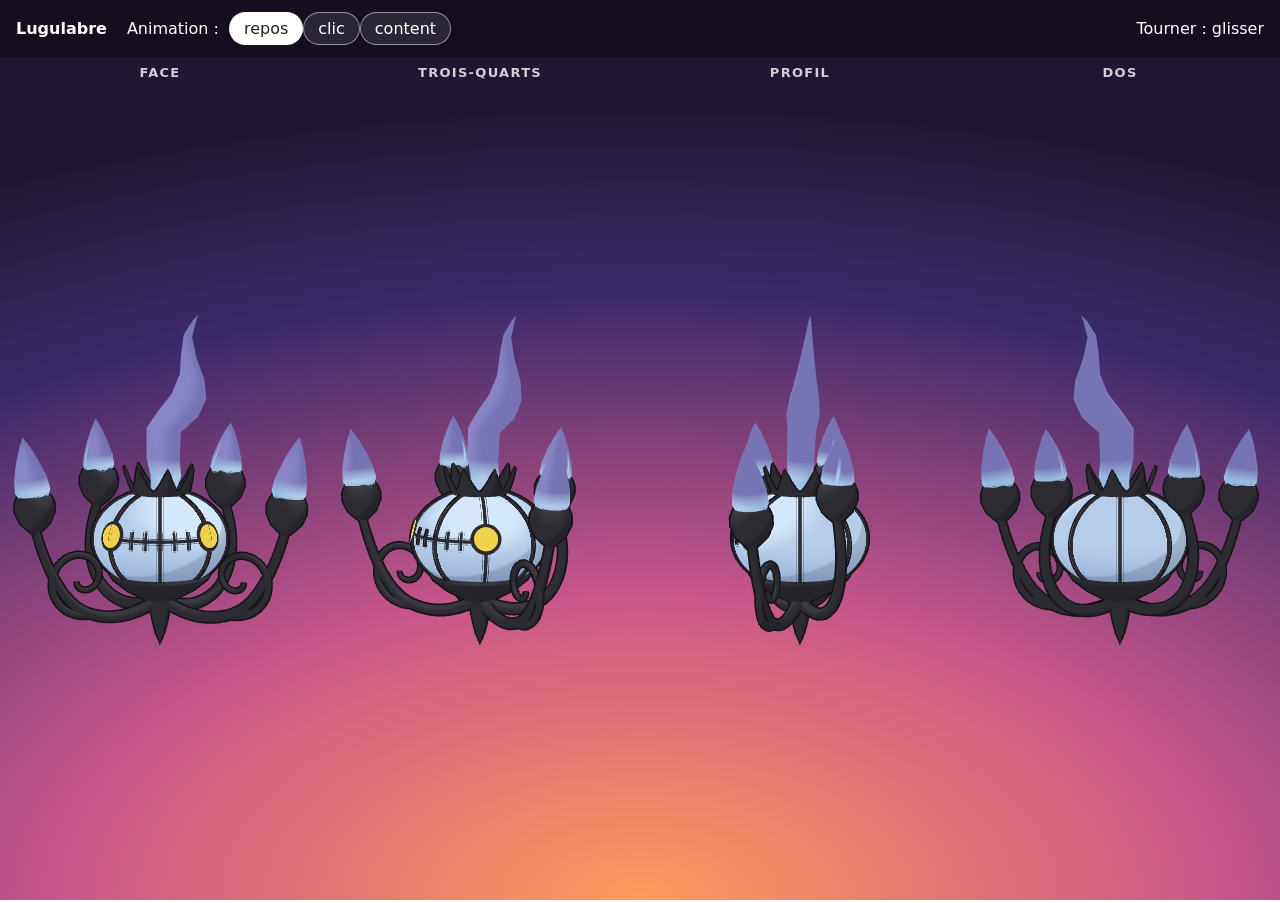
<file: _outils/compagnons/apercu.html>
<!DOCTYPE html>
<html lang="fr">
<head>
  <meta charset="UTF-8" />
  <meta name="viewport" content="width=device-width, initial-scale=1.0" />
  <title>Aperçu des compagnons</title>
  <style>
    :root { --fond: #1f1630; --texte: #fff; }
    * { box-sizing: border-box; margin: 0; }
    body { background: radial-gradient(120% 90% at 50% 100%, #ff9b5c 0%, #c9568a 38%, #3a2a6a 75%, #1f1630 100%) fixed; color: var(--texte); font-family: system-ui, sans-serif; min-height: 100vh; }
    header { display: flex; gap: 10px; align-items: center; flex-wrap: wrap; padding: 12px 16px; background: rgba(0, 0, 0, .35); }
    header b { margin-right: 10px; }
    button { font: inherit; padding: 6px 14px; border-radius: 99px; border: 1px solid rgba(255, 255, 255, .5); background: rgba(255, 255, 255, .1); color: #fff; cursor: pointer; }
    button.actif { background: #fff; color: #222; }
    #vues { position: relative; width: 100%; height: calc(100vh - 54px); }
    canvas { display: block; width: 100%; height: 100%; }
    .etiq { position: absolute; top: 8px; font-size: 13px; font-weight: 700; letter-spacing: .1em; text-transform: uppercase; opacity: .8; transform: translateX(-50%); }
  </style>
</head>
<body>
  <header>
    <b id="titre">Compagnon</b>
    <span>Animation :</span>
    <span id="anims"></span>
    <span style="margin-left:auto">Tourner : glisser</span>
  </header>
  <div id="vues">
    <canvas id="c"></canvas>
    <span class="etiq" style="left:12.5%">Face</span>
    <span class="etiq" style="left:37.5%">Trois-quarts</span>
    <span class="etiq" style="left:62.5%">Profil</span>
    <span class="etiq" style="left:87.5%">Dos</span>
  </div>
  <script src="../../js/vendor/three.min.js"></script>
  <script src="../../js/vendor/GLTFLoader.js"></script>
  <script src="../../js/trois-outils.js"></script>
  <script>
    const nom = new URLSearchParams(location.search).get('nom') || 'lugulabre';
    const EP = { lugulabre: 0.022, komasan: 0.02, pyrax: 0.02, mentali: 0.02 }[nom] || 0.02;
    document.getElementById('titre').textContent = nom[0].toUpperCase() + nom.slice(1);
    const canvas = document.getElementById('c');
    const renderer = Trois.rendu(canvas);
    renderer.setScissorTest(true);
    const scene = new THREE.Scene();
    scene.environment = Trois.environnement(renderer);
    scene.add(new THREE.HemisphereLight(0xffe2d0, 0x6a4a7a, 0.9));
    const cle = new THREE.DirectionalLight(0xffffff, 1.0);
    cle.position.set(-3, 5, 6);
    scene.add(cle);
    const contre = new THREE.DirectionalLight(0xff9a6a, 0.6);
    contre.position.set(3, 2, -4);
    scene.add(contre);
    const cams = [0, 40, 90, 180].map(() => new THREE.PerspectiveCamera(30, 1, 0.1, 100));
    let modele = null, mixer = null, actions = {}, courant = null, azimut = 0, hauteur = 0, rayon = 10, centre = new THREE.Vector3();

    Trois.glb(`../../assets/3d/compagnons/${nom}.glb`, `COMPAGNON_${nom.toUpperCase()}`).then(g => {
      modele = g.scene;
      Trois.manga(modele, { ep: EP, sansContour: (n) => /flamme/.test(n) });
      scene.add(modele);
      const b = new THREE.Box3().setFromObject(modele);
      b.getCenter(centre);
      rayon = b.getSize(new THREE.Vector3()).length() * 1.5;
      hauteur = 0.1;
      mixer = new THREE.AnimationMixer(modele);
      const zone = document.getElementById('anims');
      g.animations.forEach(clip => {
        actions[clip.name] = mixer.clipAction(clip);
        const bt = document.createElement('button');
        bt.textContent = clip.name.replace(nom + '_', '');
        bt.onclick = () => jouer(clip.name);
        zone.appendChild(bt);
      });
      const repos = g.animations.find(a => /repos/.test(a.name));
      if (repos) jouer(repos.name);
      window.__pret = true;
    }).catch(e => { document.getElementById('titre').textContent = 'Erreur : ' + e; });

    function jouer(n) {
      const a = actions[n];
      if (!a) return;
      document.querySelectorAll('#anims button').forEach(b => b.classList.toggle('actif', b.textContent === n.replace(nom + '_', '')));
      if (courant && courant !== a) courant.fadeOut(0.2);
      a.reset().fadeIn(0.2).play();
      const boucle = /repos/.test(n);
      a.setLoop(boucle ? THREE.LoopRepeat : THREE.LoopOnce);
      a.clampWhenFinished = !boucle;
      courant = a;
      if (!boucle) mixer.addEventListener('finished', function fin(e) {
        if (e.action !== a) return;
        mixer.removeEventListener('finished', fin);
        const r = Object.keys(actions).find(k => /repos/.test(k));
        if (r) jouer(r);
      });
    }
    window.jouer = jouer;

    let glisse = null;
    canvas.addEventListener('pointerdown', e => { glisse = e.clientX; });
    addEventListener('pointerup', () => { glisse = null; });
    addEventListener('pointermove', e => { if (glisse !== null) { azimut += (e.clientX - glisse) * 0.01; glisse = e.clientX; } });

    let prec = performance.now();
    (function boucle(now) {
      requestAnimationFrame(boucle);
      const dt = Math.min(0.05, (now - prec) / 1000);
      prec = now;
      if (mixer) mixer.update(dt);
      const W = canvas.clientWidth, H = canvas.clientHeight;
      renderer.setSize(W, H, false);
      const w = W / 4;
      [0, 40, 90, 180].forEach((az, i) => {
        const cam = cams[i];
        cam.aspect = w / H;
        cam.updateProjectionMatrix();
        const a = THREE.MathUtils.degToRad(az) + azimut;
        const d = rayon / (2 * Math.tan(THREE.MathUtils.degToRad(cam.fov / 2))) * 0.62 * Math.max(1, 0.75 / cam.aspect);
        cam.position.set(centre.x + Math.sin(a) * d, centre.y + d * 0.12, centre.z + Math.cos(a) * d);
        cam.lookAt(centre);
        renderer.setViewport(i * w, 0, w, H);
        renderer.setScissor(i * w, 0, w, H);
        renderer.render(scene, cam);
      });
    })(prec);
  </script>
</body>
</html>
</file>
